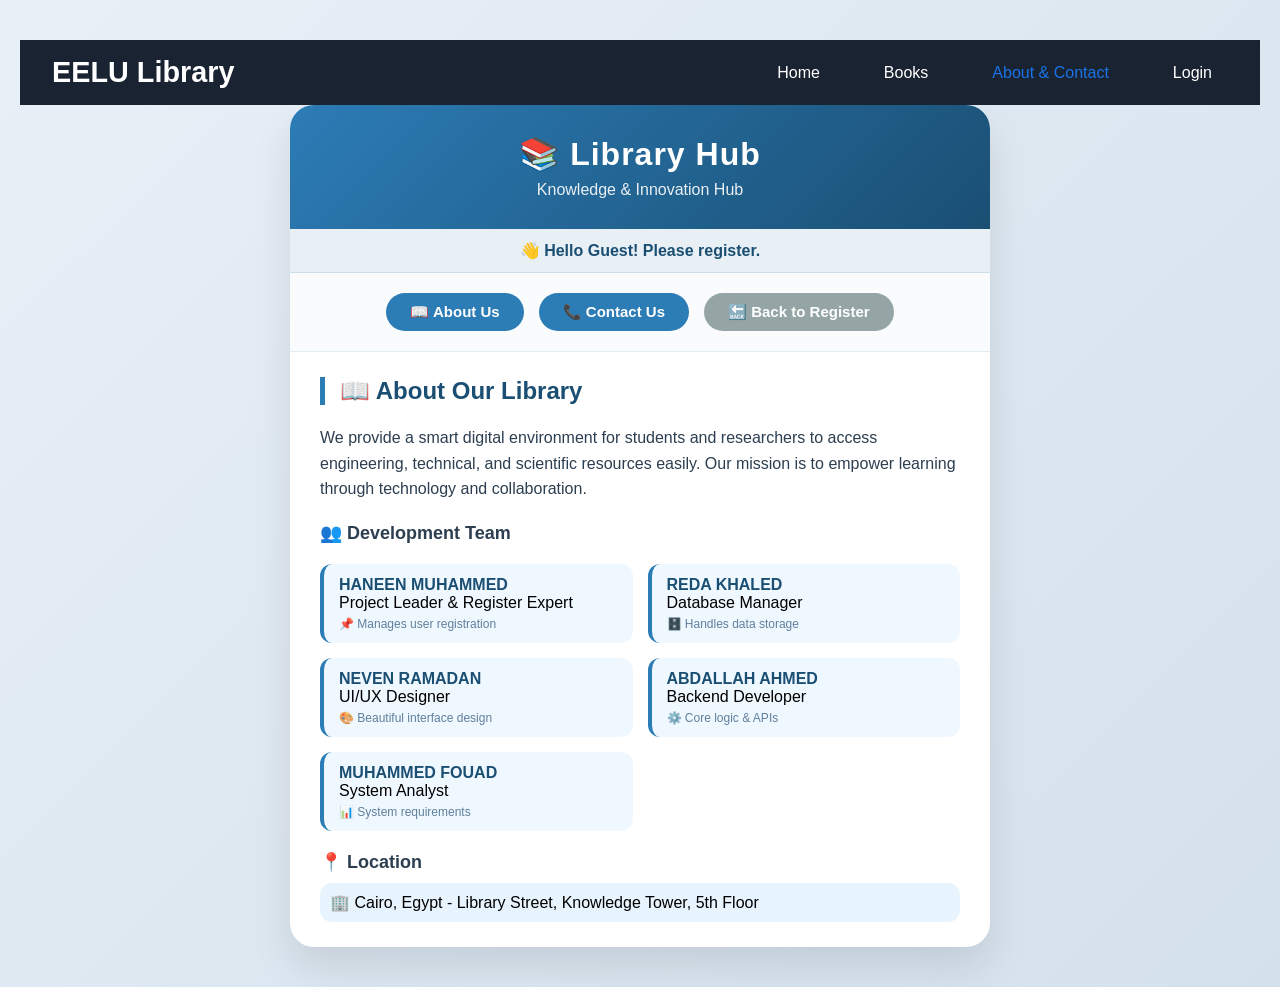
<file: about-contact.html>
<!DOCTYPE html>
<html lang="en">
<head>
    <meta charset="UTF-8">
    <meta name="viewport" content="width=device-width, initial-scale=1.0">
    <link rel="stylesheet" href="css/navbar.css" />
    <title>Library - About & Contact Us</title>

    <style>
        * {
            margin: 0;
            padding: 0;
            box-sizing: border-box;
        }

        body {
            font-family: 'Segoe UI', Tahoma, Geneva, Verdana, sans-serif;
            background: linear-gradient(135deg, #e8f0f7 0%, #d4e0ec 100%);
            min-height: 100vh;
            padding: 40px 20px;
        }

        .main-card {
            max-width: 700px;
            margin: 0 auto;
            background: white;
            border-radius: 24px;
            box-shadow: 0 20px 40px rgba(0, 0, 0, 0.1);
            overflow: hidden;
            transition: transform 0.2s;
        }

        .main-card:hover {
            transform: translateY(-5px);
        }

        /* header section */
        .header {
            background: linear-gradient(135deg, #2c7cb6, #1a4f73);
            padding: 30px 20px;
            text-align: center;
            color: white;
        }

        .header h1 {
            font-size: 32px;
            margin-bottom: 8px;
            letter-spacing: 1px;
        }

        .header p {
            font-size: 16px;
            opacity: 0.9;
        }

        #welcomeMsg {
            background: #e9f0f5;
            padding: 12px;
            text-align: center;
            font-weight: bold;
            color: #1a4f73;
            border-bottom: 1px solid #cbdde9;
        }

        /* button bar */
        .button-bar {
            display: flex;
            justify-content: center;
            gap: 15px;
            padding: 20px;
            background: #f9fbfd;
            border-bottom: 1px solid #e2edf2;
            flex-wrap: wrap;
        }

        .btn {
            padding: 10px 24px;
            border: none;
            border-radius: 40px;
            font-size: 15px;
            font-weight: 600;
            cursor: pointer;
            transition: all 0.2s;
            font-family: inherit;
        }

        .btn-primary {
            background: #2c7cb6;
            color: white;
        }

        .btn-primary:hover {
            background: #1f6392;
            transform: scale(1.02);
        }

        .btn-secondary {
            background: #95a5a6;
            color: white;
        }

        .btn-secondary:hover {
            background: #7f8c8d;
        }

        /* sections */
        .section {
            display: none;
            padding: 25px 30px;
            animation: fadeIn 0.3s ease;
        }

        @keyframes fadeIn {
            from { opacity: 0; transform: translateY(10px);}
            to { opacity: 1; transform: translateY(0);}
        }

        .section h2 {
            color: #1a4f73;
            border-left: 5px solid #2c7cb6;
            padding-left: 15px;
            margin-bottom: 20px;
            font-size: 24px;
        }

        .section h3 {
            color: #2c3e50;
            margin: 20px 0 10px 0;
            font-size: 18px;
        }

        /* team grid */
        .team-grid {
            display: grid;
            grid-template-columns: repeat(auto-fill, minmax(250px, 1fr));
            gap: 15px;
            margin: 20px 0;
        }

        .member {
            background: #f0f8ff;
            padding: 12px 15px;
            border-left: 4px solid #2c7cb6;
            border-radius: 12px;
            transition: all 0.2s;
        }

        .member:hover {
            background: #e3f0fa;
            transform: translateX(5px);
        }

        .member b {
            color: #1a4f73;
            font-size: 16px;
        }

        .member small {
            display: block;
            color: #5f7f9c;
            margin-top: 5px;
            font-size: 12px;
        }

        /* contact info cards */
        .contact-info-grid {
            display: grid;
            grid-template-columns: repeat(auto-fill, minmax(200px, 1fr));
            gap: 15px;
            margin: 20px 0;
        }

        .info-card {
            background: #f9fbfd;
            padding: 15px;
            border-radius: 16px;
            text-align: center;
            transition: 0.2s;
            border: 1px solid #e2edf2;
        }

        .info-card:hover {
            background: #eef4fa;
            transform: translateY(-3px);
        }

        .info-card .icon {
            font-size: 28px;
            display: block;
            margin-bottom: 8px;
        }

        .info-card a {
            text-decoration: none;
            color: #2c7cb6;
            font-weight: 600;
            word-break: break-all;
        }

        .info-card a:hover {
            text-decoration: underline;
        }

        .info-card p {
            margin-top: 5px;
            color: #2c3e50;
            font-size: 14px;
        }

        /* contact form */
        .contact-form input,
        .contact-form textarea {
            width: 100%;
            padding: 12px 15px;
            margin: 10px 0;
            border: 1.5px solid #e2e8f0;
            border-radius: 16px;
            font-family: inherit;
            font-size: 14px;
            transition: 0.2s;
        }

        .contact-form input:focus,
        .contact-form textarea:focus {
            outline: none;
            border-color: #2c7cb6;
            box-shadow: 0 0 0 3px rgba(44,124,182,0.1);
        }

        .error-field {
            border: 2px solid #e53e3e !important;
            background-color: #fff5f5 !important;
        }

        .btn-send {
            background: linear-gradient(95deg, #27ae60, #1e8449);
            color: white;
            padding: 12px 24px;
            border: none;
            border-radius: 40px;
            font-weight: bold;
            font-size: 16px;
            cursor: pointer;
            width: 100%;
            margin-top: 10px;
            transition: 0.2s;
        }

        .btn-send:hover {
            background: linear-gradient(95deg, #1e8449, #166534);
            transform: scale(1.01);
        }

        hr {
            margin: 20px 0;
            border: 0;
            height: 1px;
            background: linear-gradient(to right, #cbdde9, transparent);
        }

        @media (max-width: 550px) {
            .section { padding: 20px; }
            .button-bar { gap: 10px; }
            .btn { padding: 8px 16px; font-size: 13px; }
        }
    </style>
</head>
<body>
<!-- Header & Navigation -->
<header class="navbar-header">
    <nav class="navbar">
        <div class="navbar-logo">
            <h1>EELU Library</h1>
        </div>
        <ul class="navbar-menu">
            <li><a href="index.html" class="nav-link">Home</a></li>
            <li><a href="books.html" class="nav-link">Books</a></li>
            <li><a href="about-contact.html" class="nav-link active">About & Contact</a></li>
            <li><a href="login.html" class="nav-link">Login</a></li>
        </ul>
    </nav>
</header>
<div class="main-card">
    <div class="header">
        <h1>📚 Library Hub</h1>
        <p>Knowledge & Innovation Hub</p>
    </div>

    <div id="welcomeMsg"></div>

    <div class="button-bar">
        <button class="btn btn-primary" onclick="showAbout()">📖 About Us</button>
        <button class="btn btn-primary" onclick="showContact()">📞 Contact Us</button>
        <button class="btn btn-secondary" onclick="location.href='register.html'">🔙 Back to Register</button>
    </div>

    <!-- About Us Section -->
    <div id="about" class="section">
        <h2>📖 About Our Library</h2>
        <p style="line-height: 1.6; color: #2c3e50;">We provide a smart digital environment for students and researchers to access engineering, technical, and scientific resources easily. Our mission is to empower learning through technology and collaboration.</p>

        <h3>👥 Development Team</h3>
        <div class="team-grid">
            <div class="member"><b>HANEEN MUHAMMED</b><br>Project Leader & Register Expert<small>📌 Manages user registration</small></div>
            <div class="member"><b>REDA KHALED</b><br>Database Manager<small>🗄️ Handles data storage</small></div>
            <div class="member"><b>NEVEN RAMADAN</b><br>UI/UX Designer<small>🎨 Beautiful interface design</small></div>
            <div class="member"><b>ABDALLAH AHMED</b><br>Backend Developer<small>⚙️ Core logic & APIs</small></div>
            <div class="member"><b>MUHAMMED FOUAD</b><br>System Analyst<small>📊 System requirements</small></div>
        </div>

        <h3>📍 Location</h3>
        <p style="background: #e8f4fd; padding: 10px; border-radius: 12px;">🏢 Cairo, Egypt - Library Street, Knowledge Tower, 5th Floor</p>
    </div>

    <!-- Contact Us Section -->
    <div id="contact" class="section">
        <h2>📞 Get In Touch</h2>

        <!-- Social & Contact Links (NEW) -->
        <div class="contact-info-grid">
            <div class="info-card">
                <span class="icon">📧</span>
                <a href="mailto:library@example.com">library@example.com</a>
                <p>Email us anytime</p>
            </div>
            <div class="info-card">
                <span class="icon">📱</span>
                <a href="tel:+201234567890">+20 123 456 7890</a>
                <p>Support Hotline</p>
            </div>
            <div class="info-card">
                <span class="icon">💬</span>
                <a href="https://wa.me/201234567890" target="_blank">WhatsApp</a>
                <p>Chat with us</p>
            </div>
            <div class="info-card">
                <span class="icon">🐦</span>
                <a href="https://twitter.com/libraryhub" target="_blank">Twitter/X</a>
                <p>Follow us</p>
            </div>
            <div class="info-card">
                <span class="icon">📘</span>
                <a href="https://facebook.com/libraryhub" target="_blank">Facebook Page</a>
                <p>Like & share</p>
            </div>
            <div class="info-card">
                <span class="icon">🔗</span>
                <a href="#">Telegram: @LibrarySupport</a>
                <p>Telegram channel</p>
            </div>
        </div>

        <hr>

        <h3>✉️ Send us a direct message</h3>
        <div class="contact-form">
            <input type="text" id="cName" placeholder="Your Full Name *">
            <input type="email" id="cEmail" placeholder="Your Email Address *">
            <input type="text" id="cSubject" placeholder="Subject (optional)">
            <textarea id="cMessage" rows="4" placeholder="Write your message here... *"></textarea>
            <button class="btn-send" onclick="sendMail()">📨 Send Message</button>
        </div>

        <hr>
        <div style="text-align: center; margin-top: 15px; font-size: 13px; color: #5f7f9c;">
            📍 Office hours: Sunday-Thursday 9AM - 5PM (GMT+2)
        </div>
    </div>
</div>

<script>
    function checkUser() {
        var name = localStorage.getItem("user_name");
        if (name != null && name != "") {
            document.getElementById("welcomeMsg").innerHTML = "✨ Welcome Back, " + name + "! ✨";
        } else {
            document.getElementById("welcomeMsg").innerHTML = "👋 Hello Guest! Please register.";
        }
    }

    function showAbout() {
        document.getElementById("about").style.display = "block";
        document.getElementById("contact").style.display = "none";
    }

    function showContact() {
        document.getElementById("about").style.display = "none";
        document.getElementById("contact").style.display = "block";
    }

    function sendMail() {
        var nameField = document.getElementById("cName");
        var emailField = document.getElementById("cEmail");
        var msgField = document.getElementById("cMessage");
        var subjectField = document.getElementById("cSubject");

        // reset errors
        nameField.classList.remove("error-field");
        emailField.classList.remove("error-field");
        msgField.classList.remove("error-field");

        let hasError = false;
        if (nameField.value.trim() === "") {
            nameField.classList.add("error-field");
            hasError = true;
        }
        if (emailField.value.trim() === "") {
            emailField.classList.add("error-field");
            hasError = true;
        }
        if (msgField.value.trim() === "") {
            msgField.classList.add("error-field");
            hasError = true;
        }

        if (hasError) {
            alert("❌ Please fill all required fields (Name, Email, Message)!");
        } else {
            alert("✅ Thank you " + nameField.value.trim() + "! Your message has been sent successfully. We'll reply within 24 hours.");
            // Clear form after sending
            nameField.value = "";
            emailField.value = "";
            msgField.value = "";
            subjectField.value = "";
        }
    }

    // Make sure about section is visible by default
    window.onload = function() {
        checkUser();
        showAbout();  // Show about us by default
    };
</script>

</body>
</html>
</file>
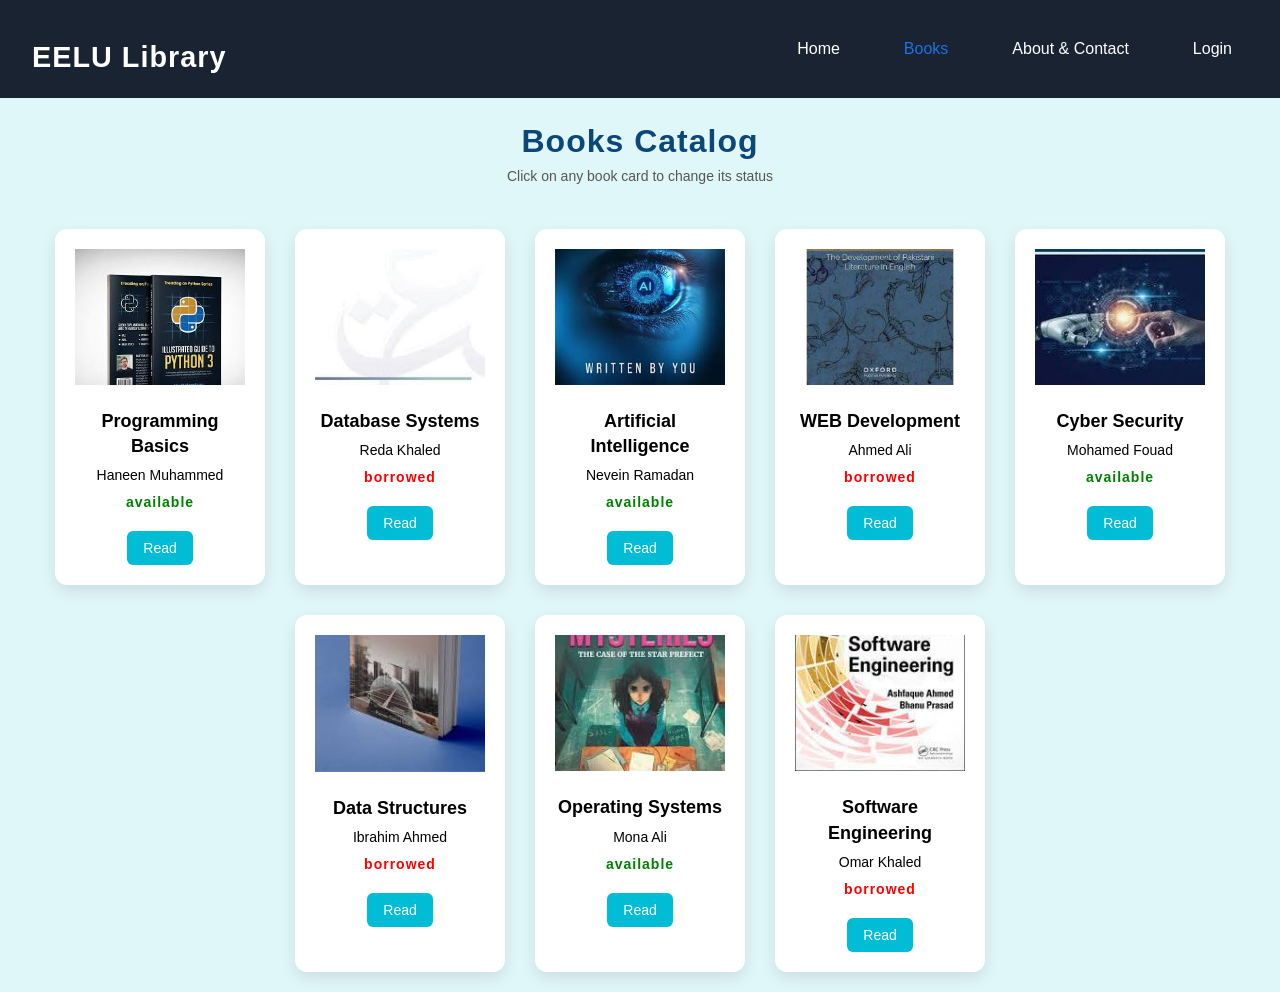
<file: books.html>
<!DOCTYPE html>
<html lang="en">
<head>
    <title>Books Catalog</title>
    <meta name="viewport" content="width=device-width, initial-scale=1.0">
    <link rel="stylesheet" href="css/navbar.css" />
    <style>
        body{
            font-family: Arial;
            text-align: center;
            background-color:#e0f7fa;
            margin:0;
        }
        h1{
            color:#0c4778;
            margin-top:25px;
            margin-bottom:8px;
            letter-spacing:1px;
        }

        .note{
            color:#555;
            margin-bottom:25px;
            font-size:14px;
        }
        .container{
            display:flex;
            flex-wrap:wrap;
            justify-content:center;
            gap:30px;
            padding:20px;
        }
        .card{
            background:white;
            width:210px;
            padding:20px;
            border-radius:12px;
            box-shadow:0 6px 15px rgba(0,0,0,0.1);
            transition:0.3s;
            cursor:pointer;
        }

        .card:hover{
            transform: scale(1.05);
        }
        .card img{
            width:100%;
            margin-bottom:10px;
        }

        .card h3{
            margin:10px 0 6px;
            line-height:1.4;
            font-size:18px;
        }

        .card p{
            margin:6px 0;
            line-height:1.5;
            font-size:14px;
        }
        .available{
            color:green;
            font-weight:bold;
            letter-spacing:1px;
            margin-top:5px;
        }
        .borrowed{
            color:red;
            font-weight:bold;
            letter-spacing:1px;
            margin-top:5px;
        }
        .read-btn{
            display:inline-block;
            margin-top:12px;
            padding:9px 16px;
            background:#00bcd4;
            color:white;
            text-decoration:none;
            border-radius:6px;
            font-size:14px;
            transition:0.3s;
        }

        .read-btn:hover{
            background:#0077b6;
            transform: scale(1.1);
        }
    </style>

</head>

<body>
<!-- Header & Navigation -->
<header class="navbar-header">
    <nav class="navbar">
        <div class="navbar-logo">
            <h1>EELU Library</h1>
        </div>
        <ul class="navbar-menu">
            <li><a href="index.html" class="nav-link">Home</a></li>
            <li><a href="books.html" class="nav-link active">Books</a></li>
            <li><a href="about-contact.html" class="nav-link">About & Contact</a></li>
            <li><a href="login.html" class="nav-link">Login</a></li>
        </ul>
    </nav>
</header>


<h1> Books Catalog</h1>
<p class="note">Click on any book card to change its status</p>

<div class="container">

    <div class="card" onclick="changeStatus(this)">
        <img src="assets/Programming_Basics.png" alt="Programming Basics">
        <h3>Programming Basics</h3>
        <p>Haneen Muhammed</p>
        <p class="available">available</p>
        <a href="https://en.wikipedia.org" class="read-btn" target="_blank" onclick="event.stopPropagation()">Read</a>
    </div>

    <div class="card" onclick="changeStatus(this)">
        <img src="assets/Database_Systems.png" alt="Database Systems">
        <h3>Database Systems</h3>
        <p>Reda Khaled</p>
        <p class="borrowed">borrowed</p>
        <a href="https://en.wikipedia.org" class="read-btn" target="_blank" onclick="event.stopPropagation()">Read</a>
    </div>

    <div class="card" onclick="changeStatus(this)">
        <img src="assets/Artificial_Intelligence.png" alt="Artificial Intelligence">
        <h3>Artificial Intelligence</h3>
        <p>Nevein Ramadan</p>
        <p class="available">available</p>
        <a href="https://en.wikipedia.org" class="read-btn" target="_blank" onclick="event.stopPropagation()">Read</a>
    </div>

    <div class="card" onclick="changeStatus(this)">
        <img src="assets/WEB_Development.png" alt="WEB Development">
        <h3>WEB Development</h3>
        <p>Ahmed Ali</p>
        <p class="borrowed">borrowed</p>
        <a href="https://en.wikipedia.org" class="read-btn" target="_blank" onclick="event.stopPropagation()">Read</a>
    </div>

    <div class="card" onclick="changeStatus(this)">
        <img src="assets/Cyber_Security.png" alt="Cyber Security">
        <h3>Cyber Security</h3>
        <p>Mohamed Fouad</p>
        <p class="available">available</p>
        <a href="https://en.wikipedia.org" class="read-btn" target="_blank" onclick="event.stopPropagation()">Read</a>
    </div>

    <div class="card" onclick="changeStatus(this)">
        <img src="assets/Data_Structures.png" alt="Data Structures">
        <h3>Data Structures</h3>
        <p>Ibrahim Ahmed</p>
        <p class="borrowed">borrowed</p>
        <a href="https://en.wikipedia.org" class="read-btn" target="_blank" onclick="event.stopPropagation()">Read</a>
    </div>

    <div class="card" onclick="changeStatus(this)">
        <img src="assets/Operating_Systems.png" alt="Operating Systems">
        <h3>Operating Systems</h3>
        <p>Mona Ali</p>
        <p class="available">available</p>
        <a href="https://en.wikipedia.org" class="read-btn" target="_blank" onclick="event.stopPropagation()">Read</a>
    </div>

    <div class="card" onclick="changeStatus(this)">
        <img src="assets/Software_Engineering.png" alt="Software Engineering">
        <h3>Software Engineering</h3>
        <p>Omar Khaled</p>
        <p class="borrowed">borrowed</p>
        <a href="https://en.wikipedia.org" class="read-btn" target="_blank" onclick="event.stopPropagation()">Read</a>
    </div>

</div>

<script>
    function changeStatus(card){

        let status = card.children[3];

        if(status.innerText == "available"){
            status.innerText = "borrowed";
            status.className = "borrowed";
        } else {
            status.innerText = "available";
            status.className = "available";
        }

    }
</script>

</body>
</html>
</file>
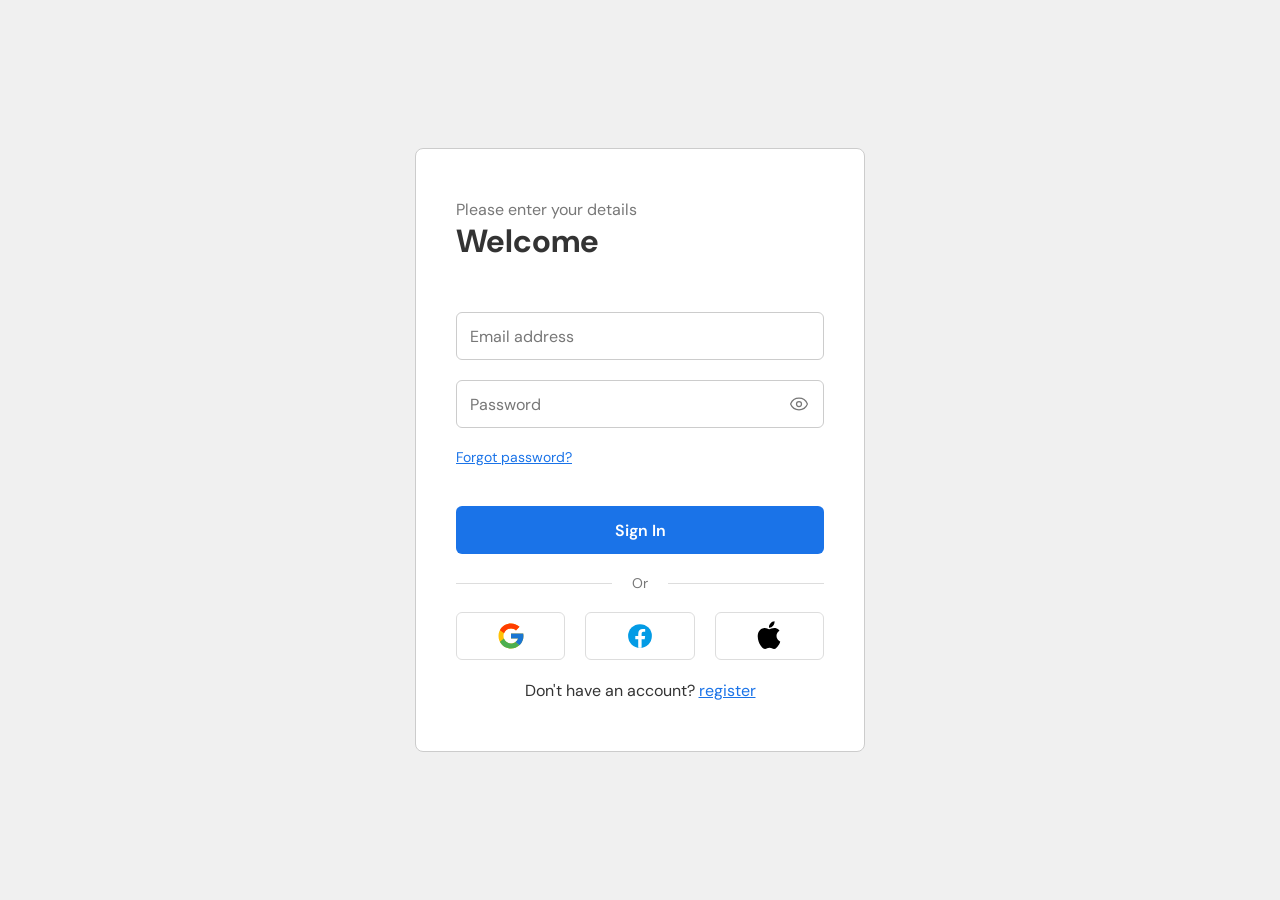
<file: login.html>
<!DOCTYPE html>
<html lang="en">
<head>
    <meta charset="UTF-8" />
    <meta name="viewport" content="width=device-width, initial-scale=1.0" />
    <title>Login Form</title>
    <link rel="stylesheet" href="css/style.css" />
</head>
<body>
<div class="container">
    <div class="form-container">
        <div class="form-header">
            <p>Please enter your details</p>
            <h1>Welcome</h1>
        </div>
        <form class="form-box">
            <div class="input-group">
                <input type="email" id="email" class="input-field" placeholder="" required/>
                <label for="email" class="floating-label">Email address</label>
            </div>
            <div class="input-group">
                <input type="password" id="password" class="input-field" placeholder="" required/>
                <label for="password" class="floating-label">Password</label>
                <div class="eye-icon" onclick="togglePassword()">
                    <svg
                            xmlns="http://www.w3.org/2000/svg"
                            width="24"
                            height="24"
                            viewBox="0 0 24 24"
                            fill="none"
                            stroke="currentColor"
                            stroke-width="1.5"
                            stroke-linecap="round"
                            stroke-linejoin="round"
                            class="lucide lucide-eye-icon lucide-eye"
                    >
                        <path
                                d="M2.062 12.348a1 1 0 0 1 0-.696 10.75 10.75 0 0 1 19.876 0 1 1 0 0 1 0 .696 10.75 10.75 0 0 1-19.876 0"
                        />
                        <circle cx="12" cy="12" r="3" />
                    </svg>
                </div>
            </div>
            <div class="input-group checkbox-group">
                <div class="form-col">
                    <a href="#" class="form-link">Forgot password?</a>
                </div>
            </div>

            <button type="submit" class="form-btn form-btn--submit">
                Sign In
            </button>
        </form>
        <div class="form-divider">
            <p>Or</p>
        </div>
        <div class="form-bottom">
            <div class="form-socials">
                <a href="https://www.google.com" target="_blank" class="form-btn form-btn--social">
                    <img src="assets/google.svg" class="btn-icon" alt="Google"/>
                </a>
                <a href="https://www.facebook.com" target="_blank" class="form-btn form-btn--social">
                    <img src="assets/facebook.svg" class="btn-icon" alt="Facebook"/>
                </a>
                <a href="https://www.apple.com" target="_blank" class="form-btn form-btn--social">
                    <img src="assets/apple.svg" class="btn-icon" alt="Apple"/>
                </a>
            </div>
            <p>
                Don't have an account? <a href="register.html" class="form-link">register</a>
            </p>
        </div>
    </div>
</div>

<script>
    function togglePassword() {
        const passwordInput = document.getElementById("password");
        const eyeIcon = document.querySelector(".eye-icon");

        if (passwordInput.type === "password") {
            passwordInput.type = "text";
            eyeIcon.innerHTML = `<svg xmlns="http://www.w3.org/2000/svg" width="24" height="24" viewBox="0 0 24 24" fill="none" stroke="currentColor" stroke-width="1.5" stroke-linecap="round" stroke-linejoin="round" class="lucide lucide-eye-off-icon lucide-eye-off"><path d="M10.733 5.076a10.744 10.744 0 0 1 11.205 6.575 1 1 0 0 1 0 .696 10.747 10.747 0 0 1-1.444 2.49"/><path d="M14.084 14.158a3 3 0 0 1-4.242-4.242"/><path d="M17.479 17.499a10.75 10.75 0 0 1-15.417-5.151 1 1 0 0 1 0-.696 10.75 10.75 0 0 1 4.446-5.143"/><path d="m2 2 20 20"/></svg>`;
        } else {
            passwordInput.type = "password";
            eyeIcon.innerHTML = `<svg xmlns="http://www.w3.org/2000/svg" width="24" height="24" viewBox="0 0 24 24" fill="none" stroke="currentColor" stroke-width="1.5" stroke-linecap="round" stroke-linejoin="round" class="lucide lucide-eye-icon lucide-eye"><path d="M2.062 12.348a1 1 0 0 1 0-.696 10.75 10.75 0 0 1 19.876 0 1 1 0 0 1 0 .696 10.75 10.75 0 0 1-19.876 0"/><circle cx="12" cy="12" r="3"/></svg>`;
        }
    }
</script>
</body>
</html>
</file>
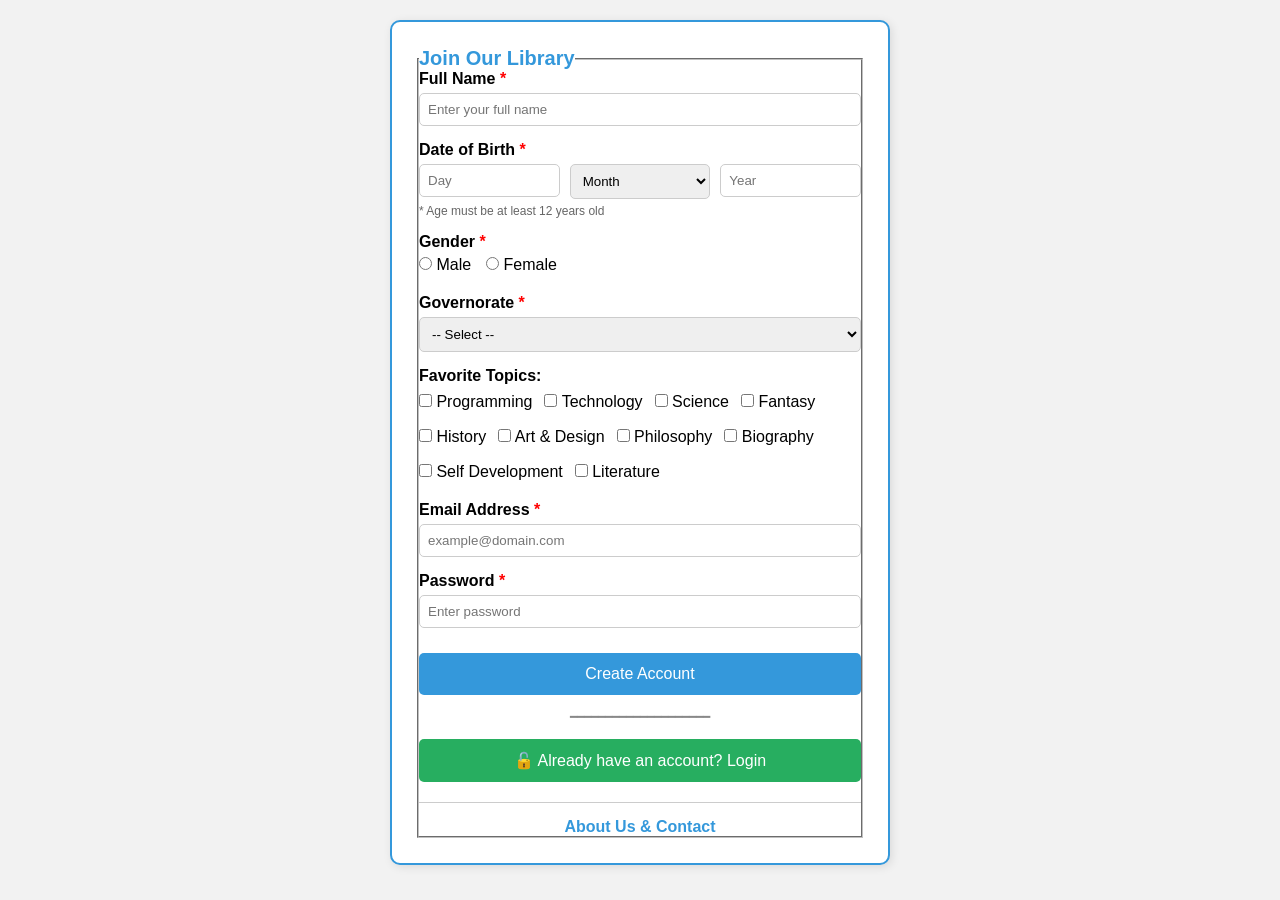
<file: register.html>
<!DOCTYPE html>
<html lang="en">
<head>
    <meta charset="UTF-8">
    <title>Registration Page - Library Project</title>
    <meta name="viewport" content="width=device-width, initial-scale=1.0" />
    <link rel="stylesheet" href="css/navbar.css" />
    <style>
        /* simple student style */
        body {
            font-family: Arial, sans-serif;
            background-color: #f2f2f2;
            padding: 20px;
            margin: 0;
        }
        .main-container {
            background-color: white;
            width: 500px;
            margin: auto;
            padding: 25px;
            border: 2px solid #3498db;
            border-radius: 10px;
            box-shadow: 2px 2px 10px rgba(0,0,0,0.1);
        }
        legend {
            color: #3498db;
            font-weight: bold;
            font-size: 20px;
        }
        .box {
            margin-bottom: 15px;
        }
        label {
            display: block;
            margin-bottom: 5px;
            font-weight: bold;
        }
        input[type="text"],
        input[type="email"],
        input[type="password"],
        input[type="number"],
        select {
            width: 100%;
            padding: 8px;
            border: 1px solid #ccc;
            border-radius: 5px;
            box-sizing: border-box;
        }

        .error-field {
            border: 2px solid red !important;
            background-color: #ffe0e0;
        }
        .error-text {
            border: 2px solid red !important;
            padding: 8px;
            border-radius: 5px;
        }

        .date-row {
            display: flex;
            gap: 10px;
        }
        .date-col {
            flex: 1;
        }
        .date-col input, .date-col select {
            width: 100%;
            padding: 8px;
        }

        .radio-group, .checkbox-group {
            display: flex;
            flex-wrap: wrap;
            gap: 15px;
            margin-top: 5px;
        }
        .radio-group label, .checkbox-group label {
            font-weight: normal;
            display: inline;
        }

        .categories-grid {
            display: flex;
            flex-wrap: wrap;
            gap: 12px;
            margin-top: 8px;
        }
        .categories-grid label {
            font-weight: normal;
            display: inline;
        }

        .btn-submit {
            background-color: #3498db;
            color: white;
            padding: 12px;
            border: none;
            border-radius: 5px;
            cursor: pointer;
            width: 100%;
            font-size: 16px;
            margin-top: 10px;
        }
        .btn-submit:hover {
            background-color: #2980b9;
        }

        .btn-login-redirect {
            background-color: #27ae60;
            color: white;
            padding: 12px;
            border: none;
            border-radius: 5px;
            cursor: pointer;
            width: 100%;
            font-size: 16px;
            margin-top: 10px;
        }
        .btn-login-redirect:hover {
            background-color: #219a52;
        }

        .link-section {
            text-align: center;
            margin-top: 20px;
            border-top: 1px solid #ccc;
            padding-top: 15px;
        }
        .link-section a {
            color: #3498db;
            text-decoration: none;
            font-weight: bold;
        }

        .small-hint {
            font-size: 12px;
            color: #666;
            margin-top: 5px;
            display: block;
        }
        .req-star {
            color: red;
        }
        .separator {
            margin: 15px 0 5px;
            text-align: center;
            font-size: 12px;
            color: #888;
        }
    </style>
</head>
<body>


<div class="main-container">
    <form id="registerForm">
        <fieldset>
            <legend>Join Our Library</legend>

            <!-- Full Name -->
            <div class="box">
                <label>Full Name <span class="req-star">*</span></label>
                <input type="text" id="uName" placeholder="Enter your full name">
            </div>

            <!-- Date of Birth (Day - Month - Year) -->
            <div class="box">
                <label>Date of Birth <span class="req-star">*</span></label>
                <div class="date-row">
                    <div class="date-col">
                        <input type="number" id="dobDay" placeholder="Day" min="1" max="31">
                    </div>
                    <div class="date-col">
                        <select id="dobMonth">
                            <option value="">Month</option>
                            <option value="1">Jan</option>
                            <option value="2">Feb</option>
                            <option value="3">Mar</option>
                            <option value="4">Apr</option>
                            <option value="5">May</option>
                            <option value="6">Jun</option>
                            <option value="7">Jul</option>
                            <option value="8">Aug</option>
                            <option value="9">Sep</option>
                            <option value="10">Oct</option>
                            <option value="11">Nov</option>
                            <option value="12">Dec</option>
                        </select>
                    </div>
                    <div class="date-col">
                        <input type="number" id="dobYear" placeholder="Year" min="1920" max="2026">
                    </div>
                </div>
                <span class="small-hint">* Age must be at least 12 years old</span>
                <input type="hidden" id="computedAgeField">
            </div>

            <!-- Gender -->
            <div id="genderBox" class="box">
                <label>Gender <span class="req-star">*</span></label>
                <div class="radio-group">
                    <label><input type="radio" name="gender" value="Male"> Male</label>
                    <label><input type="radio" name="gender" value="Female"> Female</label>
                </div>
            </div>

            <!-- Governorate -->
            <div class="box">
                <label>Governorate <span class="req-star">*</span></label>
                <select id="uCity">
                    <option value="">-- Select --</option>
                    <option value="Cairo">Cairo</option>
                    <option value="Alexandria">Alexandria</option>
                    <option value="Giza">Giza</option>
                    <option value="Mansoura">Mansoura</option>
                </select>
            </div>

            <!-- Favorite Topics (Expanded to 10 categories) -->
            <div id="bookBox" class="box">
                <label>Favorite Topics:</label>
                <div class="categories-grid">
                    <label><input type="checkbox" name="books" value="Programming"> Programming</label>
                    <label><input type="checkbox" name="books" value="Technology"> Technology</label>
                    <label><input type="checkbox" name="books" value="Science"> Science</label>
                    <label><input type="checkbox" name="books" value="Fantasy"> Fantasy</label>
                    <label><input type="checkbox" name="books" value="History"> History</label>
                    <label><input type="checkbox" name="books" value="Art & Design"> Art & Design</label>
                    <label><input type="checkbox" name="books" value="Philosophy"> Philosophy</label>
                    <label><input type="checkbox" name="books" value="Biography"> Biography</label>
                    <label><input type="checkbox" name="books" value="Self Development"> Self Development</label>
                    <label><input type="checkbox" name="books" value="Literature"> Literature</label>
                </div>
            </div>

            <!-- Email Address -->
            <div class="box">
                <label>Email Address <span class="req-star">*</span></label>
                <input type="email" id="uEmail" placeholder="example@domain.com">
            </div>

            <!-- Password -->
            <div class="box">
                <label>Password <span class="req-star">*</span></label>
                <input type="password" id="uPass" placeholder="Enter password">
            </div>

            <button type="button" class="btn-submit" onclick="processRegister()">Create Account</button>

            <div class="separator">━━━━━━━━━━━━━━━━━━━━</div>

            <!-- New button: if user already has an account, go to login page -->
            <button type="button" class="btn-login-redirect" onclick="redirectToLogin()">🔓 Already have an account? Login</button>

            <div class="link-section">
                <a href="about-contact.html">About Us & Contact</a>
            </div>
        </fieldset>
    </form>
</div>

<script>
    // Function to redirect to login page
    function redirectToLogin() {
        window.location.href = "login.html";
    }

    // Function to calculate age from date of birth
    function calculateAge(day, month, year) {
        if (!day || !month || !year) return null;
        var birthDate = new Date(year, month - 1, day);
        var today = new Date();
        var age = today.getFullYear() - birthDate.getFullYear();
        var monthDiff = today.getMonth() - birthDate.getMonth();
        if (monthDiff < 0 || (monthDiff === 0 && today.getDate() < birthDate.getDate())) {
            age--;
        }
        if (birthDate.getDate() != day || birthDate.getMonth() != (month-1)) return null;
        return age;
    }

    // Function to validate age
    function checkAge() {
        var day = document.getElementById("dobDay").value;
        var month = document.getElementById("dobMonth").value;
        var year = document.getElementById("dobYear").value;

        if (day == "" || month == "" || year == "") {
            return { valid: false, error: "incomplete" };
        }

        var d = parseInt(day);
        var m = parseInt(month);
        var y = parseInt(year);

        if (d < 1 || d > 31) return { valid: false, error: "invalid_day" };
        if (m < 1 || m > 12) return { valid: false, error: "invalid_month" };
        if (y < 1920 || y > new Date().getFullYear()) return { valid: false, error: "invalid_year" };

        var age = calculateAge(d, m, y);
        if (age === null) return { valid: false, error: "invalid_date" };
        if (age < 12) return { valid: false, error: "too_young" };
        if (age > 100) return { valid: false, error: "too_old" };

        return { valid: true, age: age };
    }

    // Main registration function
    function processRegister() {
        // Get elements
        var name = document.getElementById("uName");
        var city = document.getElementById("uCity");
        var email = document.getElementById("uEmail");
        var pass = document.getElementById("uPass");
        var genderBox = document.getElementById("genderBox");

        var dobDay = document.getElementById("dobDay");
        var dobMonth = document.getElementById("dobMonth");
        var dobYear = document.getElementById("dobYear");

        // Remove old error styles
        name.classList.remove("error-field");
        city.classList.remove("error-field");
        email.classList.remove("error-field");
        pass.classList.remove("error-field");
        genderBox.classList.remove("error-text");
        dobDay.classList.remove("error-field");
        dobMonth.classList.remove("error-field");
        dobYear.classList.remove("error-field");

        // Get gender value
        var genderVal = "";
        var radios = document.getElementsByName("gender");
        for (var i = 0; i < radios.length; i++) {
            if (radios[i].checked) genderVal = radios[i].value;
        }

        // Get selected books
        var selectedBooks = [];
        var checks = document.getElementsByName("books");
        for (var i = 0; i < checks.length; i++) {
            if (checks[i].checked) selectedBooks.push(checks[i].value);
        }

        // Validate age
        var ageCheck = checkAge();
        var ageValid = ageCheck.valid;

        var hasError = false;

        if (name.value == "") { name.classList.add("error-field"); hasError = true; }
        if (!ageValid) {
            dobDay.classList.add("error-field");
            dobMonth.classList.add("error-field");
            dobYear.classList.add("error-field");
            hasError = true;
        }
        if (city.value == "") { city.classList.add("error-field"); hasError = true; }
        if (email.value == "") { email.classList.add("error-field"); hasError = true; }
        if (pass.value == "") { pass.classList.add("error-field"); hasError = true; }
        if (genderVal == "") { genderBox.classList.add("error-text"); hasError = true; }

        if (hasError) {
            var msg = "Please fill all required fields:\n";
            if (name.value == "") msg += "- Full Name\n";
            if (!ageValid) {
                if (ageCheck.error == "too_young") msg += "- Age must be at least 12 years old\n";
                else if (ageCheck.error == "invalid_date") msg += "- Invalid date (e.g., 31 February)\n";
                else if (ageCheck.error == "incomplete") msg += "- Complete Date of Birth\n";
                else msg += "- Valid Date of Birth required (age 12-100)\n";
            }
            if (city.value == "") msg += "- Governorate\n";
            if (email.value == "") msg += "- Email\n";
            if (pass.value == "") msg += "- Password\n";
            if (genderVal == "") msg += "- Gender\n";
            alert(msg);
            return;
        }

        // Check localStorage (same as original logic)
        var savedEmail = localStorage.getItem("user_email");
        if (savedEmail != null) {
            if (email.value == savedEmail) {
                // Account already exists with this email -> ask to go to login
                var goToLogin = confirm("Account already exists with this email. Do you want to go to Login page?");
                if (goToLogin) {
                    window.location.href = "login.html";
                }
            } else {
                alert("This device is already used by another user.");
            }
        } else {
            // Save data
            localStorage.setItem("user_name", name.value);
            localStorage.setItem("user_email", email.value);
            localStorage.setItem("user_books", selectedBooks.join(", "));

            // Save extra data
            localStorage.setItem("user_age", ageCheck.age);
            localStorage.setItem("user_gender", genderVal);
            localStorage.setItem("user_city", city.value);

            alert("Success! Welcome " + name.value + " (Age: " + ageCheck.age + "). Your profile is ready.");
        }
    }

    // Fix day if it exceeds month days
    function fixDay() {
        var day = document.getElementById("dobDay").value;
        var month = document.getElementById("dobMonth").value;
        var year = document.getElementById("dobYear").value;
        if (!month || !year || !day) return;
        var d = parseInt(day);
        var m = parseInt(month);
        var y = parseInt(year);
        if (isNaN(d) || isNaN(m) || isNaN(y)) return;
        var daysInMonth = new Date(y, m, 0).getDate();
        if (daysInMonth && d > daysInMonth) {
            document.getElementById("dobDay").value = daysInMonth;
        }
        if (d < 1) document.getElementById("dobDay").value = 1;
    }

    document.getElementById("dobDay")?.addEventListener("input", fixDay);
    document.getElementById("dobMonth")?.addEventListener("change", fixDay);
    document.getElementById("dobYear")?.addEventListener("input", fixDay);

    // Set max year
    var yearField = document.getElementById("dobYear");
    if (yearField) {
        yearField.max = new Date().getFullYear();
        yearField.min = 1920;
    }
</script>

</body>
</html>
</file>
<file: css/navbar.css>
/* variables + font (مهمين عشان الألوان تشتغل) */
@import url('https://fonts.googleapis.com/css2?family=DM+Sans:ital,opsz,wght@0,9..40,100..1000;1,9..40,100..1000&display=swap');

:root{
    --color-text: #333;
    --color-primary: #1a73e8;
    --color-white: #fff;
    --color-dark: #1a2332;
}

/* reset بسيط */
* {
    margin: 0;
    padding: 0;
    box-sizing: border-box;
}

/* font */
body {
    font-family: 'DM Sans', sans-serif;
}

/* Header & Navbar */
.navbar-header {
    background-color: var(--color-dark);
    position: sticky;
    top: 0;
    z-index: 1000;
}

.navbar {
    display: flex;
    justify-content: space-between;
    align-items: center;
    padding: 1rem 2rem;
}

.navbar-logo h1 {
    color: var(--color-white);
    font-size: 1.8rem;
}

.navbar-menu {
    display: flex;
    list-style: none;
    gap: 2rem;
}

.nav-link {
    color: var(--color-white);
    text-decoration: none;
    padding: 0.5rem 1rem;
}

.nav-link:hover,
.nav-link.active {
    color: var(--color-primary);
}

/* Responsive */
@media (max-width: 768px) {
    .navbar {
        flex-direction: column;
        gap: 1rem;
    }

    .navbar-menu {
        flex-wrap: wrap;
        justify-content: center;
    }
}
</file>
<file: css/style.css>
@import url('https://fonts.googleapis.com/css2?family=DM+Sans:ital,opsz,wght@0,9..40,100..1000;1,9..40,100..1000&display=swap');/*الخط*/

:root{
    --color-text: #333;
    --color-border: #ccc;
    --color-background: #f0f0f0;
    --color-placeholder: #777;
    --color-primary: #1a73e8;
    --color-primary-hover: #0056b3;
    --color-link: #1a73e8;
    --color-divider: #ddd;
    --color-social-hover: #f0f0f0;
    --color-white: #fff;
    --color-floating-label: #5f6368;
    --color-dark: #1a2332;
    --color-success: #34a853;
}
* {
    margin: 0;
    padding: 0;
    box-sizing: border-box;
    font-family: "DM sans", sans-serif;
}

body {
    background-color: var(--color-background);
    color: var(--color-text);
}

.container {
    display: flex;
    align-items: center;
    justify-content: center;
    height: 100vh;
    padding: 20px;
}

.form-container {
    position: relative;
    background-color: var(--color-white);
    padding: 50px 40px;
    width: 100%;
    max-width: 450px;
    border-radius: 8px;
    border: 1px solid var(--color-border);
    overflow: hidden;
}

.form-header {
    position: relative;
    z-index: 1;
}

.form-header p {
    color: var(--color-placeholder);
}

.form-header h1 {
    font-size: 32px;
}

.form-box {
    display: flex;
    flex-direction: column;
    gap: 20px;
    margin-top: 50px;
}

.input-group {
    position: relative;
    display: flex;
}

.input-field {
    height: 48px;
    padding-inline: 14px;
    border: 1px solid var(--color-border);
    border-radius: 6px;
    width: 100%;
    outline: none;
}

#password {
    padding-right: 40px;
}

.floating-label {
    position: absolute;
    top: 50%;
    left: 8px;
    transform: translateY(-50%);
    color: var(--color-placeholder);
    background-color: var(--color-white);
    padding-inline: 6px;
    transition: all 0.3s ease;
    pointer-events: none;
}

.input-field:focus ~ .floating-label,
.input-field:not(:placeholder-shown) ~ .floating-label {
    top: 0;
    left: 8px;
    transform: translateY(-50%);
    font-size: 12px;
    color: var(--color-primary);
}

.input-field:focus {
    border-color: var(--color-primary);
}

.input-field:not(:focus):not(:placeholder-shown) ~ .floating-label {
    color: var(--color-floating-label);
}

.eye-icon {
    position: absolute;
    right: 15px;
    display: flex;
    top: 50%;
    transform: translateY(-50%);
}

.eye-icon svg {
    width: 20px;
    height: 20px;
    cursor: pointer;
    color: var(--color-placeholder);
}

.checkbox-group {
    display: flex;
    justify-content: space-between;
    gap: 10px;
    font-size: 14px;
}

.remember-me {
    display: flex;
    align-items: center;
    gap: 5px;
}

.form-btn {
    display: flex;
    justify-content: center;
    align-items: center;
    gap: 10px;
    height: 48px;
    background: none;
    border: none;
    border-radius: 6px;
    cursor: pointer;
    padding-inline: 8px;
}

.form-btn--submit {
    background-color: var(--color-primary);
    color: var(--color-white);
    font-size: 16px;
    font-weight: 600;
    margin-top: 20px;
    transition: background-color 0.3s ease;
}

.form-btn--submit:hover {
    background-color: var(--color-primary-hover);
}

.form-bottom {
    display: flex;
    flex-direction: column;
    justify-content: center;
    align-items: center;
    gap: 20px;
    margin-top: 20px;
}

.form-divider {
    display: flex;
    align-items: center;
    gap: 20px;
    font-size: 14px;
    color: var(--color-placeholder);
    margin-top: 20px;
}

.form-divider:before,
.form-divider::after {
    content: "";
    flex: 1;
    height: 1px;
    background-color: var(--color-divider);
}

.form-socials {
    width: 100%;
    display: grid;
    grid-template-columns: repeat(3, 1fr);
    gap: 20px;
}

.form-btn--social {
    border: 1px solid var(--color-divider);
    transition: 0.3s ease;
}

.form-btn--social:hover {
    background-color: var(--color-social-hover);
}

.btn-icon {
    width: 30px;
}

.form-link {
    color: var(--color-link);
}
.form-link:hover {
    text-decoration: none;
}
@media (max-width: 480px) {
    .form-container {
        padding: 60px 30px;
    }
}
</file>
